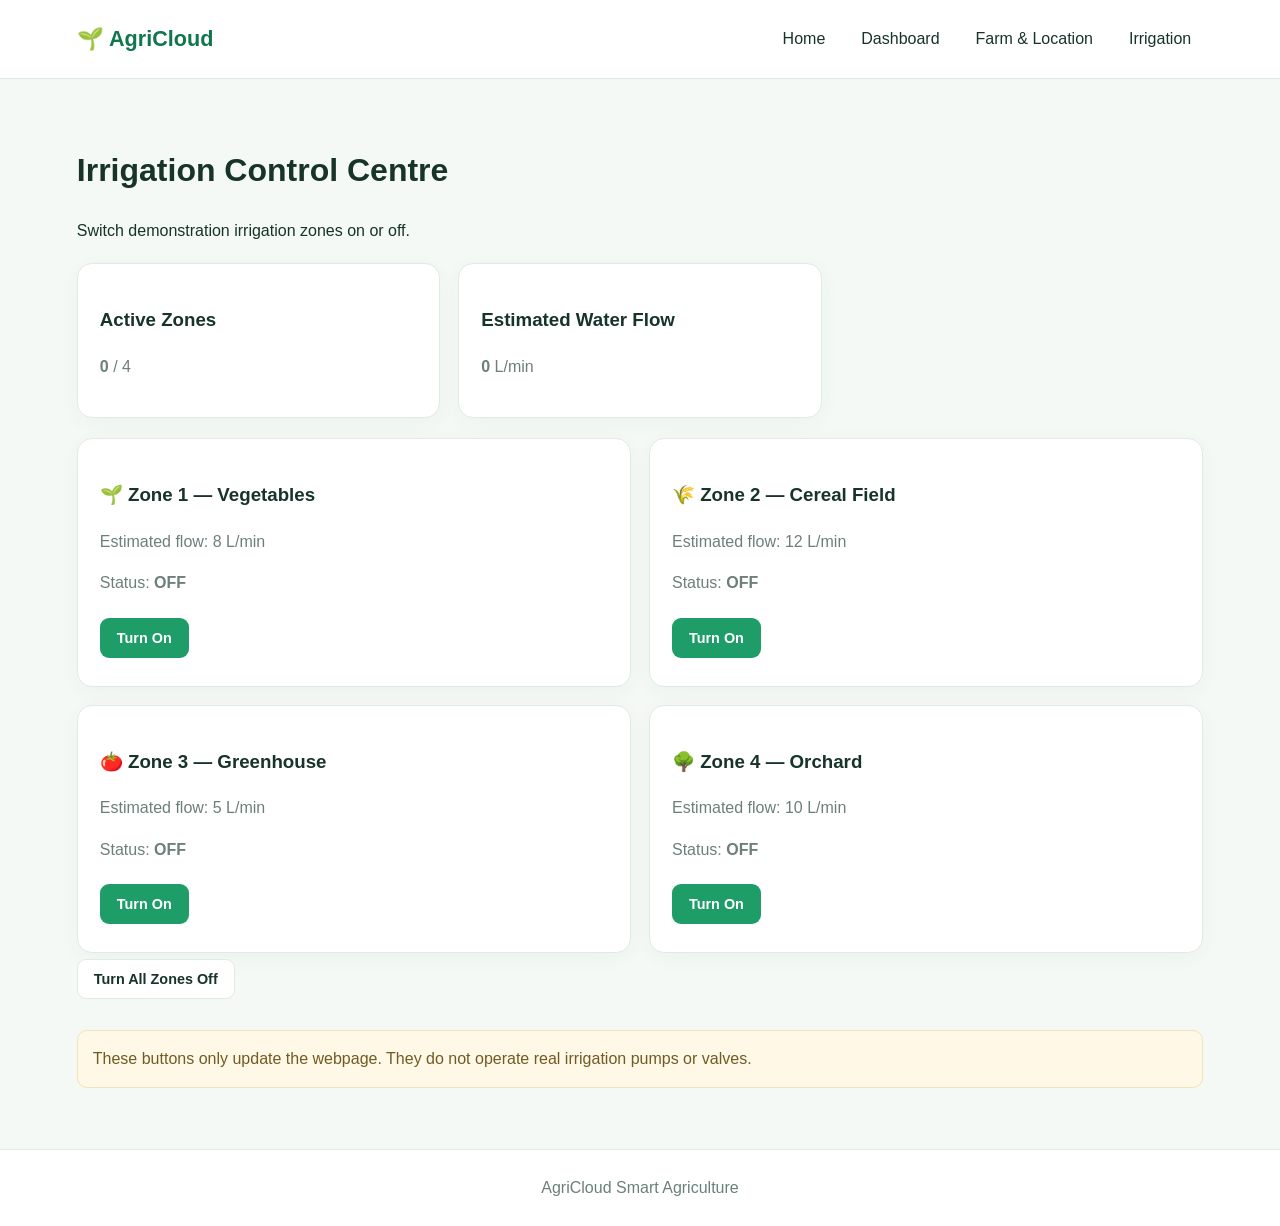
<file: irrigation.html>
<!DOCTYPE html>
<html lang="en">
<head>
  <meta charset="UTF-8">
  <meta name="viewport" content="width=device-width, initial-scale=1.0">
  <title>Irrigation Controls | AgriCloud</title>
  <link rel="stylesheet" href="style.css">
</head>
<body>
  <header class="site-header">
    <a class="brand" href="index.html">🌱 AgriCloud</a>
    <nav class="nav-links">
      <a href="index.html">Home</a>
      <a href="dashboard.html">Dashboard</a>
      <a href="farm.html">Farm & Location</a>
      <a href="irrigation.html">Irrigation</a>
    </nav>
  </header>

  <main class="page-main">
    <h1>Irrigation Control Centre</h1>
    <p>Switch demonstration irrigation zones on or off.</p>

    <section class="feature-grid">
      <article class="feature-card">
        <h3>Active Zones</h3>
        <p><strong id="active-zones">0</strong> / 4</p>
      </article>
      <article class="feature-card">
        <h3>Estimated Water Flow</h3>
        <p><strong id="water-flow">0</strong> L/min</p>
      </article>
    </section>

    <section class="feature-grid zone-grid">
      <article class="feature-card zone-card" data-zone="1" data-flow="8">
        <h3>🌱 Zone 1 — Vegetables</h3>
        <p>Estimated flow: 8 L/min</p>
        <p>Status: <strong class="zone-status">OFF</strong></p>
        <button class="btn btn-primary zone-toggle">Turn On</button>
      </article>
      <article class="feature-card zone-card" data-zone="2" data-flow="12">
        <h3>🌾 Zone 2 — Cereal Field</h3>
        <p>Estimated flow: 12 L/min</p>
        <p>Status: <strong class="zone-status">OFF</strong></p>
        <button class="btn btn-primary zone-toggle">Turn On</button>
      </article>
      <article class="feature-card zone-card" data-zone="3" data-flow="5">
        <h3>🍅 Zone 3 — Greenhouse</h3>
        <p>Estimated flow: 5 L/min</p>
        <p>Status: <strong class="zone-status">OFF</strong></p>
        <button class="btn btn-primary zone-toggle">Turn On</button>
      </article>
      <article class="feature-card zone-card" data-zone="4" data-flow="10">
        <h3>🌳 Zone 4 — Orchard</h3>
        <p>Estimated flow: 10 L/min</p>
        <p>Status: <strong class="zone-status">OFF</strong></p>
        <button class="btn btn-primary zone-toggle">Turn On</button>
      </article>
    </section>

    <button class="btn btn-outline" id="all-off">Turn All Zones Off</button>
    <p class="notice">These buttons only update the webpage. They do not operate real irrigation pumps or valves.</p>
  </main>

  <footer class="site-footer">AgriCloud Smart Agriculture</footer>
  <script src="app.js"></script>
</body>
</html>
</file>
<file: style.css>
:root {
    --green: #1f9d68;
    --dark-green: #11764b;
    --background: #f4f9f5;
    --text: #17332a;
    --muted: #6c8078;
    --white: #ffffff;
    --border: #e0ebe4;
  }
  
  * {
    box-sizing: border-box;
  }
  
  body {
    margin: 0;
    font-family: Arial, sans-serif;
    background: var(--background);
    color: var(--text);
    line-height: 1.6;
  }
  
  .site-header {
    display: flex;
    justify-content: space-between;
    align-items: center;
    padding: 18px 6%;
    background: var(--white);
    border-bottom: 1px solid var(--border);
    flex-wrap: wrap;
    gap: 16px;
  }
  
  .brand {
    font-size: 1.35rem;
    font-weight: bold;
    color: var(--dark-green);
    text-decoration: none;
  }
  
  .nav-links {
    display: flex;
    flex-wrap: wrap;
    gap: 12px;
  }
  
  .nav-links a {
    color: var(--text);
    text-decoration: none;
    padding: 8px 12px;
    border-radius: 8px;
  }
  
  .nav-links a:hover {
    color: var(--dark-green);
    background: #e6f7ee;
  }
  
  .hero {
    display: grid;
    grid-template-columns: 1fr 1fr;
    align-items: center;
    gap: 35px;
    padding: 65px 6%;
    background: #edf8f0;
  }
  
  .hero h1 {
    font-size: clamp(2.4rem, 5vw, 4rem);
    line-height: 1.1;
  }
  
  .hero p {
    color: var(--muted);
  }
  
  .text-green {
    color: var(--green);
  }
  
  .hero-image {
    width: 100%;
    height: 380px;
    object-fit: cover;
    border-radius: 20px;
  }
  
  .eyebrow {
    color: var(--dark-green);
    font-weight: bold;
    letter-spacing: 1.5px;
    font-size: 0.8rem;
  }
  
  .btn {
    display: inline-block;
    padding: 11px 16px;
    margin: 6px 5px 6px 0;
    border-radius: 9px;
    border: 1px solid transparent;
    text-decoration: none;
    font-weight: bold;
    cursor: pointer;
    font-size: 0.9rem;
  }
  
  .btn-primary {
    color: white;
    background: var(--green);
  }
  
  .btn-primary:hover {
    background: var(--dark-green);
  }
  
  .btn-outline {
    background: white;
    border-color: var(--border);
    color: var(--text);
  }
  
  .section,
  .page-main {
    padding: 45px 6%;
  }
  
  .section h2,
  .panel h2 {
    margin-top: 0;
  }
  
  .feature-grid {
    display: grid;
    grid-template-columns: repeat(3, minmax(0, 1fr));
    gap: 18px;
    margin-top: 20px;
  }
  
  .feature-card,
  .panel {
    background: var(--white);
    border: 1px solid var(--border);
    border-radius: 15px;
    padding: 22px;
    min-width: 0;
    box-shadow: 0 5px 20px rgba(20, 70, 45, 0.04);
  }
  
  .feature-card {
    color: var(--text);
    text-decoration: none;
  }
  
  .feature-card p {
    color: var(--muted);
  }
  
  .feature-card img {
    width: 100%;
    height: 180px;
    object-fit: cover;
    border-radius: 10px;
  }
  
  .panel {
    margin-top: 22px;
  }
  
  .panel canvas {
    max-height: 340px;
  }
  
  .map-frame {
    height: 350px;
    margin-top: 15px;
    overflow: hidden;
    border-radius: 12px;
    background: #e9f1eb;
    display: grid;
    place-items: center;
  }
  
  .map-frame iframe {
    width: 100%;
    height: 100%;
    border: 0;
  }
  
  .zone-grid {
    grid-template-columns: repeat(2, minmax(0, 1fr));
  }
  
  .notice {
    margin-top: 25px;
    padding: 15px;
    border-radius: 10px;
    color: #705b22;
    background: #fff8e7;
    border: 1px solid #f0e3b9;
  }
  
  .site-footer {
    padding: 25px 6%;
    background: white;
    border-top: 1px solid var(--border);
    color: var(--muted);
    text-align: center;
  }
  
  button:disabled {
    opacity: 0.6;
    cursor: wait;
  }
  
  @media (max-width: 760px) {
    .hero {
      grid-template-columns: 1fr;
      padding-top: 35px;
    }
  
    .hero-image {
      height: 270px;
    }
  
    .feature-grid,
    .zone-grid {
      grid-template-columns: 1fr;
    }
  
    .site-header {
      align-items: flex-start;
      flex-direction: column;
    }
  
    .nav-links {
      gap: 4px;
    }
  
    .nav-links a {
      padding: 7px;
    }
  }
</file>
